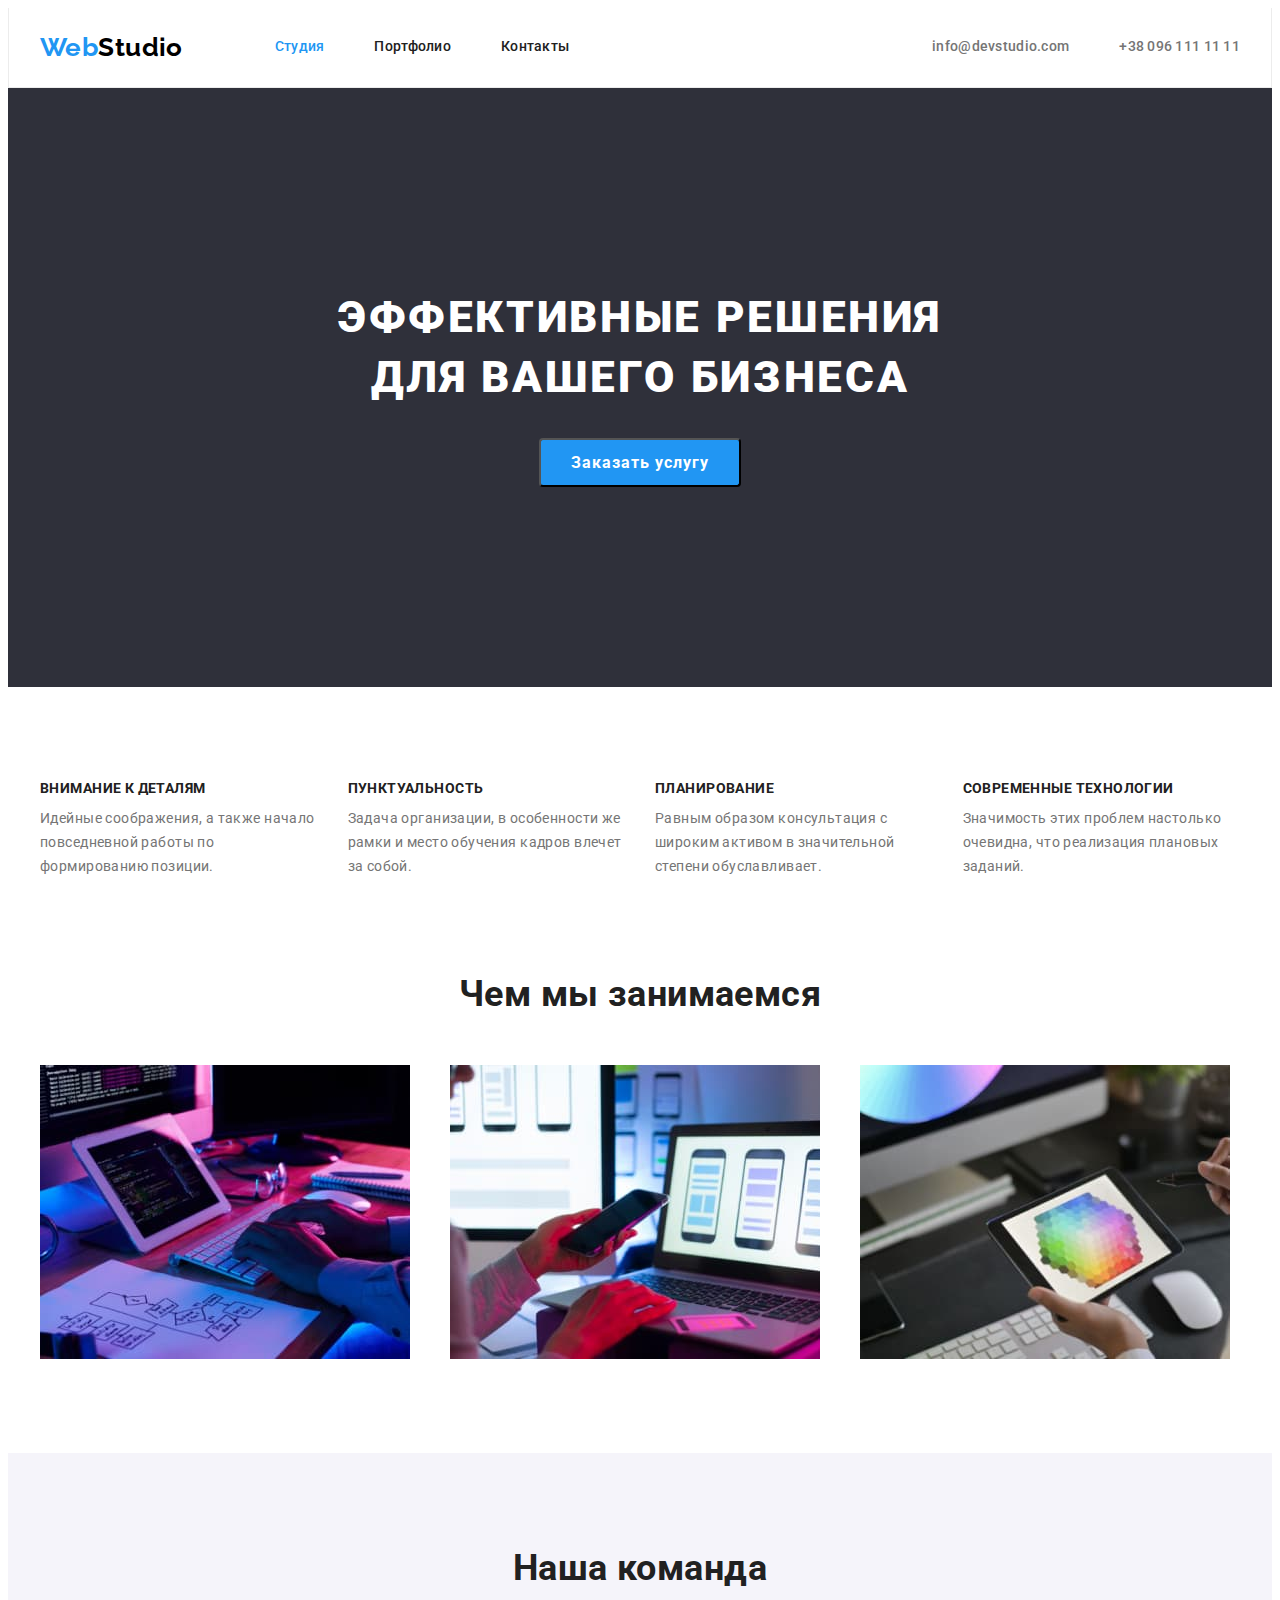
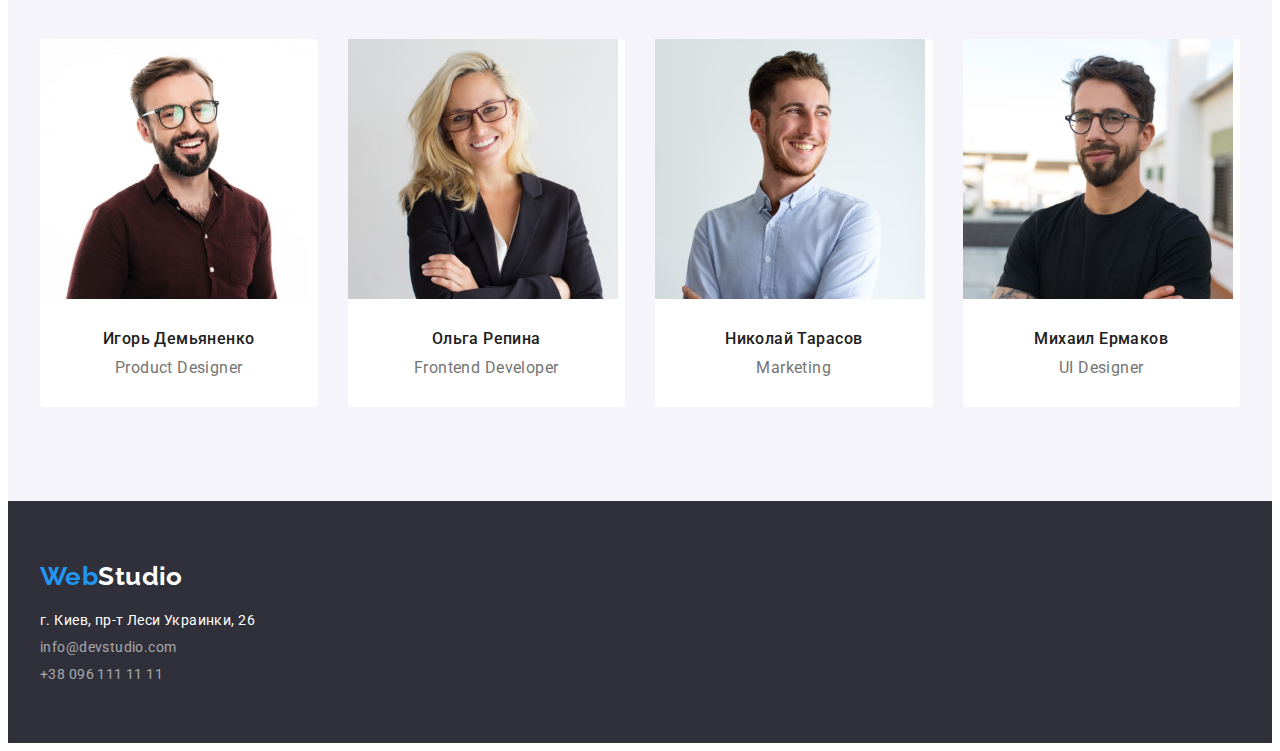
<file: index.html>
<!DOCTYPE html>
<html lang="ru">
<head>
    <meta charset="UTF-8">
    <meta http-equiv="X-UA-Compatible" content="IE=edge">
    <meta name="viewport" content="width=device-width, initial-scale=1.0">
    <title>Студия</title>
    <link rel="preconnect" href="https://fonts.googleapis.com">
    <link rel="preconnect" href="https://fonts.gstatic.com" crossorigin>
    <link href="https://fonts.googleapis.com/css2?family=Raleway:wght@700&family=Roboto:wght@400;500;700;900&display=swap" rel="stylesheet">
    <link rel="stylesheet" href="https://cdnjs.cloudflare.com/ajax/libs/modern-normalize/1.1.0/modern-normalize.min.css"
        integrity="sha512-wpPYUAdjBVSE4KJnH1VR1HeZfpl1ub8YT/NKx4PuQ5NmX2tKuGu6U/JRp5y+Y8XG2tV+wKQpNHVUX03MfMFn9Q=="
        crossorigin="anonymous" referrerpolicy="no-referrer" />
    <link rel="stylesheet" href="./css/styles.css">
</head>
<body>
    <header class="header">
        <div class="container header-container">
            <a class="logo link" href="">Web<span class="logo-header">Studio</span> </a>
            <nav class="navigation">
                <ul class="nav-list list">
                    <li class="nav-list-item">
                        <a class="nav-list-link active link" href="">Студия</a>
                    </li>
                    <li class="nav-list-item">
                        <a class="nav-list-link link" href="portfolio.html">Портфолио</a>
                    </li>
                    <li class="nav-list-item">
                        <a class="nav-list-link link" href="">Контакты</a>
                    </li>
                </ul>
            </nav>
            <ul class="header-contacts list">
                <li class="header-contacts-item">
                    <a class="nav-list-link link" href="mailto:info@devstudio.com">info@devstudio.com</a>
                </li>
                <li class="header-contacts-item">
                    <a class="nav-list-link link" href="tel:+380961111111">+38 096 111 11 11</a>
                </li>
            </ul>
        </div>
    </header>
        <main>
            <section class="hero">
                <div class="container">
                    <h1 class="hero-discription">Эффективные решения для вашего бизнеса</h1>
                    <button class="modal-btn" type="button">Заказать услугу</button>
                </div>
            </section>

            <section class="advantage">
                <div class="container">
                    <h2 hidden>Преимущества</h2>
                    <ul class="advantage-list card-set list">
                        <li class="advantage-list-item card-set-item">
                            <h3 class="advantage-list-title">Внимание к деталям</h3>
                            <p class="advantage-discription">Идейные соображения, а также начало повседневной работы по формированию
                                позиции.</p>
                        </li>
                        <li class="advantage-list-item card-set-item">
                            <h3 class="advantage-list-title">Пунктуальность</h3>
                            <p class="advantage-discription">Задача организации, в особенности же рамки и место обучения кадров влечет за
                                собой.</p>
                        </li>
                        <li class="advantage-list-item card-set-item">
                            <h3 class="advantage-list-title">Планирование</h3>
                            <p class="advantage-discription">Равным образом консультация с широким активом в значительной степени
                                обуславливает.</p>
                        </li>
                        <li class="advantage-list-item card-set-item">
                            <h3 class="advantage-list-title">Современные технологии</h3>
                            <p class="advantage-discription">Значимость этих проблем настолько очевидна, что реализация плановых заданий.
                            </p>
                        </li>
                    </ul>
                </div>
            </section>

            <section class="about section">
                <div class="container">
                    <h2 class="section-title">Чем мы занимаемся</h2>
                    <ul class="about-list card-set list">
                        <li class="about-list-img card-set-item">
                            <img src="./img/img.jpg" alt="Клавиатура" width="370" height="294">
                        </li>
                        <li class="about-list-img card-set-item">
                            <img src="./img/img_2.jpg" alt="Телефон" width="370" height="294">
                        </li>
                        <li class="about-list-img card-set-item">
                            <img src="./img/img_3.jpg" alt="Планшет" width="370" height="294">
                        </li>
                    </ul>
                </div>
            </section>

            <section class="team section">
                <div class="container">
                    <h2 class="section-title">Наша команда</h2>
                    <ul class="team-list card-set list">
                        <li class="team-list-item card-set-item">
                            <img src="./img/img_team1.jpg" alt="Игорь" width="270" height="260">
                            <div class="team-card">
                                <h3 class="team-worker-name">Игорь Демьяненко</h3>
                                <p class="team-discription" lang="en">Product Designer</p>
                            </div>

                        </li>
                        <li class="team-list-item card-set-item">
                            <img src="./img/img_team2.jpg" alt="Ольга" width="270" height="260">
                            <div class="team-card">
                                <h3 class="team-worker-name">Ольга Репина</h3>
                                <p class="team-discription" lang="en">Frontend Developer</p>
                            </div>

                        </li>
                        <li class="team-list-item card-set-item">
                            <img src="./img/img_team3.jpg" alt="Николай" width="270" height="260">
                            <div class="team-card">
                                <h3 class="team-worker-name">Николай Тарасов</h3>
                                <p class="team-discription" lang="en">Marketing</p>
                            </div>

                        </li>
                        <li class="team-list-item card-set-item">
                            <img src="./img/img_team4.jpg" alt="Михаил" width="270" height="260">
                            <div class="team-card">
                                <h3 class="team-worker-name">Михаил Ермаков</h3>
                                <p class="team-discription" lang="en">UI Designer</p>
                            </div>

                        </li>
                    </ul>
                </div>
            </section>
        </main>
    <footer class="footer">
        <div class="container">
            <a class="logo link " href="">Web<span class="logo-footer">Studio</span> </a>
            <address class="address">
                <ul class="address-list list">
                    <li class="address-list-item">
                        <a class="footer-link address-item link" href="https://goo.gl/maps/JGFZeKVPoiUHQ6UP8" target="_blank"
                            rel="noreferrer noopener">г. Киев, пр-т Леси Украинки, 26</a>
                    </li>
                    <li class="address-list-item">
                        <a class="footer-link link" href="mailto:info@devstudio.com">info@devstudio.com</a>
                    </li>
                    <li class="address-list-item">
                        <a class="footer-link link" href="tel:+380961111111">+38 096 111 11 11</a>
                    </li>
                </ul>
            </address>
        </div>
    </footer>
</body>
</html>
</file>
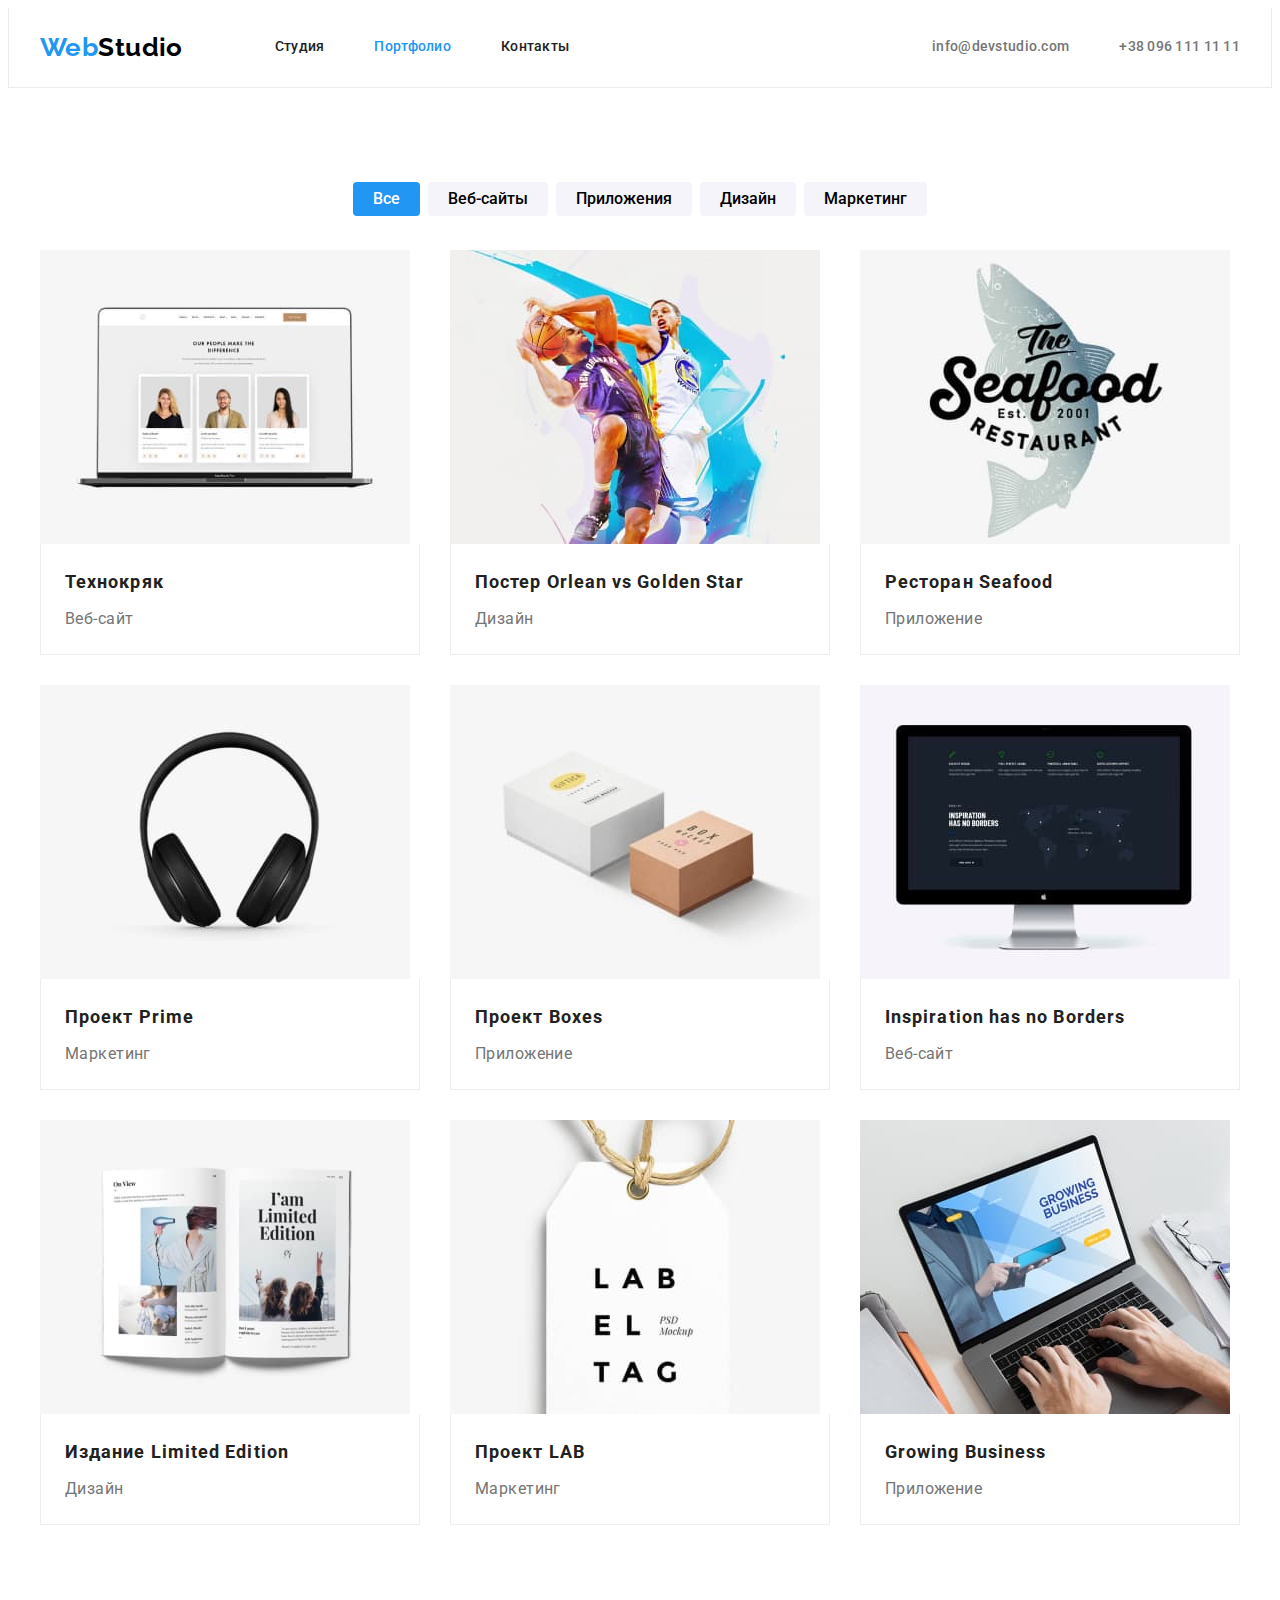
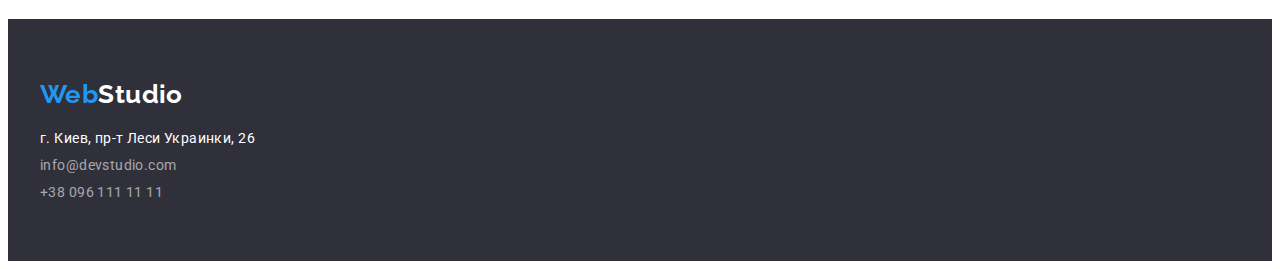
<file: portfolio.html>
<!DOCTYPE html>
<html lang="ru">
<head>
    <meta charset="UTF-8">
    <meta http-equiv="X-UA-Compatible" content="IE=edge">
    <meta name="viewport" content="width=device-width, initial-scale=1.0">
    <title>Портфолио</title>
    <link rel="preconnect" href="https://fonts.googleapis.com">
    <link rel="preconnect" href="https://fonts.gstatic.com" crossorigin>
    <link href="https://fonts.googleapis.com/css2?family=Raleway:wght@700&family=Roboto:wght@400;500;700;900&display=swap" rel="stylesheet">
    <link rel="stylesheet" href="https://cdnjs.cloudflare.com/ajax/libs/modern-normalize/1.1.0/modern-normalize.min.css"
        integrity="sha512-wpPYUAdjBVSE4KJnH1VR1HeZfpl1ub8YT/NKx4PuQ5NmX2tKuGu6U/JRp5y+Y8XG2tV+wKQpNHVUX03MfMFn9Q=="
        crossorigin="anonymous" referrerpolicy="no-referrer" />
    <link rel="stylesheet" href="./css/styles.css">
</head>
<body>
    <header class="header">
        <div class="container header-container">
            <a class="logo link" href="">Web<span class="logo-header">Studio</span> </a>
            <nav class="navigation">
                <ul class="nav-list list">
                    <li class="nav-list-item">
                        <a class="nav-list-link link" href="index.html">Студия</a>
                    </li>
                    <li class="nav-list-item">
                        <a class="nav-list-link active link" href="">Портфолио</a>
                    </li>
                    <li class="nav-list-item">
                        <a class="nav-list-link link" href="">Контакты</a>
                    </li>
                </ul>
            </nav>
            <ul class="header-contacts list">
                <li class="header-contacts-item">
                    <a class="nav-list-link contacts-link link" href="mailto:info@devstudio.com">info@devstudio.com</a>
                </li>
                <li class="header-contacts-item">
                    <a class="nav-list-link contacts-link link" href="tel:+380961111111">+38 096 111 11 11</a>
                </li>
            </ul>
        </div>
    </header>
    <main>
        <section class="portfolio-nav section">
            <div class="container">
                <h1 hidden>Портфолио</h1>
                <ul class="portfolio-nav-list list">
                    <li class="portfolio-nav-list-item">
                        <button class="portfolio-nav-list-btn current" type="button">Все</button>
                    </li>
                    <li class="portfolio-nav-list-item">
                        <button class="portfolio-nav-list-btn" type="button">Веб-сайты</button>
                    </li>
                    <li class="portfolio-nav-list-item">
                        <button class="portfolio-nav-list-btn" type="button">Приложения</button>
                    </li>
                    <li class="portfolio-nav-list-item">
                        <button class="portfolio-nav-list-btn" type="button">Дизайн</button>
                    </li>
                    <li class="portfolio-nav-list-item">
                        <button class="portfolio-nav-list-btn" type="button">Маркетинг</button>
                    </li>
                </ul>
                <ul class="projects-list card-set list">
                    <li class="projects-list-item card-set-item">
                        <a class="link" href="" target="_blank" rel="noreferrer noopener">
                            <img src="./img/img_one.jpg" alt="Фото сайта технокряк" width="370" height="294">
                            <div class="projects-card">
                                <h2 class="projects-title">Технокряк</h2>
                                <p class="projects-discription">Веб-сайт</p>
                            </div>
                        </a>
                    </li>
                    <li class="projects-list-item card-set-item">
                        <a class="link" href="" target="_blank" rel="noreferrer noopener">
                            <img src="./img/img_two.jpg" alt="Фото постера" width="370" height="294">
                            <div class="projects-card">
                                <h2 class="projects-title">Постер <span lang="en">Orlean vs Golden Star</span> </h2>
                                <p class="projects-discription">Дизайн</p>
                            </div>
                        </a>
                    </li>
                    <li class="projects-list-item card-set-item">
                        <a class="link" href="" target="_blank" rel="noreferrer noopener">
                            <img src="./img/img_three.jpg" alt="Логотип ресторана" width="370" height="294">
                            <div class="projects-card">
                                <h2 class="projects-title">Ресторан <span lang="en">Seafood</span> </h2>
                                <p class="projects-discription">Приложение</p>
                            </div>
                        </a>
                    </li>
                    <li class="projects-list-item card-set-item">
                        <a class="link" href="" target="_blank" rel="noreferrer noopener">
                            <img src="./img/img_four.jpg" alt="Фото проекта прайм" width="370" height="294">
                            <div class="projects-card">
                                <h2 class="projects-title">Проект <span lang="en">Prime</span> </h2>
                                <p class="projects-discription">Маркетинг</p>
                            </div>
                        </a>
                    </li>
                    <li class="projects-list-item card-set-item">
                        <a class="link" href="" target="_blank" rel="noreferrer noopener">
                            <img src="./img/img_five.jpg" alt="Фото проекта коробки" width="370" height="294">
                            <div class="projects-card">
                                <h2 class="projects-title">Проект <span lang="en">Boxes</span> </h2>
                                <p class="projects-discription">Приложение</p>
                            </div>
                        </a>
                    </li>
                    <li class="projects-list-item card-set-item">
                        <a class="link" href="" target="_blank" rel="noreferrer noopener">
                            <img src="./img/img_six.jpg" alt="Фото сайта вдохновление" width="370" height="294">
                            <div class="projects-card">
                                <h2 class="projects-title" lang="en">Inspiration has no Borders</h2>
                                <p class="projects-discription">Веб-сайт</p>
                            </div>
                        </a>
                    </li>
                    <li class="projects-list-item card-set-item">
                        <a class="link" href="" target="_blank" rel="noreferrer noopener">
                            <img src="./img/img_seven.jpg" alt="Фото дизайна" width="370" height="294">
                            <div class="projects-card">
                                <h2 class="projects-title">Издание <span lang="en">Limited Edition</span> </h2>
                                <p class="projects-discription">Дизайн</p>
                            </div>
                        </a>
                    </li>
                    <li class="projects-list-item card-set-item">
                        <a class="link" href="" target="_blank" rel="noreferrer noopener">
                            <img src="./img/img_eight.jpg" alt="Фото логотипа проекта" width="370" height="294">
                            <div class="projects-card">
                                <h2 class="projects-title">Проект <span lang="en">LAB</span> </h2>
                                <p class="projects-discription">Маркетинг</p>
                            </div>
                        </a>
                    </li>
                    <li class="projects-list-item card-set-item">
                        <a class="link" href="" target="_blank" rel="noreferrer noopener">
                            <img src="./img/img_nine.jpg" alt="Фото работы приложения" width="370" height="294">
                            <div class="projects-card">
                                <h2 class="projects-title" lang="en">Growing Business</h2>
                                <p class="projects-discription">Приложение</p>
                            </div>
                        </a>
                    </li>
                </ul>
            </div>
        </section>        
    </main>
    <footer class="footer">
        <div class="container">
            <a class="logo link" href="">Web<span class="logo-footer">Studio</span> </a>
            <address class="address">
                <ul class="address-list list">
                    <li class="address-list-item">
                        <a class="footer-link address-item link" href="https://goo.gl/maps/JGFZeKVPoiUHQ6UP8" target="_blank"
                            rel="noreferrer noopener">г. Киев, пр-т Леси Украинки, 26</a>
                    </li>
                    <li class="address-list-item">
                        <a class="footer-link link" href="mailto:info@devstudio.com">info@devstudio.com</a>
                    </li>
                    <li class="address-list-item">
                        <a class="footer-link link" href="tel:+380961111111">+38 096 111 11 11</a>
                    </li>
                </ul>
            </address>
        </div>
    </footer>
</body>
</html>
</file>
<file: css/styles.css>
:root {
  --primary-font-family: 'Roboto', sans-serif;
  --primary-letter-spacing: 0.03em;
  --primary-font-size: 14px;
  --primary-line-height: 1.14;
  --main-font-waight: 400;
  --primary-discription-color: #757575;
  --main-dark-color: #212121;
  --accent-color: #2196f3;
  --card-item: 3;
}
body {
  font-family: var(--primary-font-family);
  letter-spacing: var(--primary-letter-spacing);
  font-size: var(--primary-font-size);
  color: var(--primary-discription-color);
  line-height: var(--primary-line-height);
  font-weight: var(--main-font-waight);
}
h1,
h2,
h3,
h4,
p {
  margin-top: 0;
  margin-bottom: 0;
}
ul,
ol {
  margin-top: 0;
  margin-bottom: 0;
  padding-left: 0;
}
img {
  display: block;
}
.list {
  list-style: none;
}
.link {
  text-decoration: none;
  color: inherit;
}
.container {
  width: 1200px;
  padding-left: 15px;
  padding-right: 15px;
  margin-left: auto;
  margin-right: auto;
}
.section {
  padding-top: 94px;
  padding-bottom: 94px;
}
.card-set {
  display: flex;
  flex-wrap: wrap;
  margin-top: -30px;
  margin-left: -30px;
}
.card-set-item {
  margin-top: 30px;
  margin-left: 30px;
  flex-basis: calc(100% / var(--card-item) - 30px);
}

/* ==========LOGO========== */

.logo {
  font-family: 'Raleway', sans-serif;
  font-weight: 700;
  font-size: 26px;
  line-height: 1.19;
  color: var(--accent-color);
}
.logo-header {
  color: #000000;
}
.logo-footer {
  color: #ffffff;
}

/* ==========HEADER========== */
.header-container {
  display: flex;
  align-items: center;
}

.nav-list-link {
  font-weight: 500;
  font-size: inherit;
  letter-spacing: 0.02em;
}
.nav-list-link:hover,
.nav-list-link:focus,
.active {
  color: var(--accent-color);
}

.nav-list {
  color: var(--main-dark-color);
  display: flex;
}
.header-contacts {
  display: flex;
  margin-left: auto;
}
.header-contacts-item:not(:last-child) {
  margin-right: 50px;
}
.nav-list-item:not(:last-child) {
  margin-right: 50px;
}
.header {
  padding-top: 24px;
  padding-bottom: 24px;
  border: 1px solid #ececec;
  border-top: none;
  border-top: none;
}
.header .logo {
  margin-right: 92px;
}
/* ==========HERO========== */
.hero {
  padding-top: 200px;
  padding-bottom: 200px;
}

.hero-discription {
  font-weight: 900;
  font-size: 44px;
  line-height: 1.36;
  text-align: center;
  letter-spacing: 0.06em;
  text-transform: uppercase;
  color: #ffffff;
  margin-bottom: 30px;
  margin-right: auto;
  margin-left: auto;
  width: 696px;
}
.modal-btn {
  font-family: inherit;
  font-weight: 700;
  font-size: 16px;
  line-height: 1.86;
  display: flex;
  align-items: center;
  text-align: center;
  letter-spacing: 0.06em;
  color: #ffffff;
  background-color: var(--accent-color);
  cursor: pointer;
  margin-right: auto;
  margin-left: auto;
  min-width: 200px;
  padding: 8px 30px;
  border-radius: 4px;
}
.modal-btn:hover,
.modal-btn:focus {
  background-color: #188ce8;
}
.hero {
  background-color: #2f303a;
}

/* ==========ADVANTAGE========== */
.advantage-list-title {
  font-weight: 700;
  font-size: 14px;
  text-transform: uppercase;
  color: var(--main-dark-color);
  margin-bottom: 10px;
}
.advantage-discription {
  line-height: 1.71;
}
.advantage {
  padding-top: 94px;
}
.advantage-list {
  --card-item: 4;
}

/* ==========ABOUT========== */

.section-title {
  font-weight: 700;
  font-size: 36px;
  line-height: 1.17;
  text-align: center;
  color: var(--main-dark-color);
  margin-bottom: 50px;
}

/* ==========TEAM========== */

.team-worker-name {
  font-weight: 500;
  color: var(--main-dark-color);
  margin-bottom: 10px;
}
.team-worker-name,
.team-discription {
  font-size: 16px;
  line-height: 1.19;
  text-align: center;
}

.team {
  background-color: #f5f4fa;
}
.team-list {
  --card-item: 4;
}
.team-list-item {
  border: 1px;
  border-top: none;
  border-radius: 4px;
  background-color: #ffffff;
}
.team-card {
  padding-top: 30px;
  padding-bottom: 30px;
}
/* ==========FOOTER========== */
.address {
  font-weight: var(--secondary-font-waight);
  font-style: normal;
}
.footer .logo {
  display: block;
  margin-bottom: 20px;
}
.footer-link {
  line-height: 1.17;
}
.footer-link {
  color: rgb(250, 250, 250, 0.6);
}
.footer-link:hover,
.footer-link:focus {
  color: var(--accent-color);
}
.address-item {
  color: #ffffff;
}
.footer {
  background-color: #2f303a;
  padding-top: 60px;
  padding-bottom: 60px;
}
.address-list {
  display: flex;
  flex-direction: column;
}
.address-list-item:not(:last-child) {
  margin-bottom: 10px;
}

/* ==========PORTFOLIO========== */

.portfolio-nav-list-btn {
  font-weight: 500;
  font-family: inherit;
  font-size: 16px;
  line-height: 1.63;
  text-align: center;
  background-color: #f5f4fa;
  cursor: pointer;
  border-radius: 4px;
  padding: 4px 20px;
  border: none;
}
.portfolio-nav-list-btn:hover,
.portfolio-nav-list-btn:focus,
.current {
  color: #ffffff;
  background-color: var(--accent-color);
}
.portfolio-nav-list-item:not(:last-child) {
  margin-right: 8px;
}
.projects-title {
  font-weight: 700;
  font-size: 18px;
  line-height: 2;
  letter-spacing: 0.06em;
  color: var(--main-dark-color);
  margin-bottom: 4px;
}
.projects-discription {
  font-weight: var(--secondary-font-waight);
  font-size: 16px;
  line-height: 1.88;
}
.portfolio-nav-list {
  display: flex;
  justify-content: center;
  margin-bottom: 34px;
}
.projects-card {
  padding: 20px 24px;
  background: #ffffff;
  border: 1px solid #eeeeee;
  border-top: none;
}
</file>
